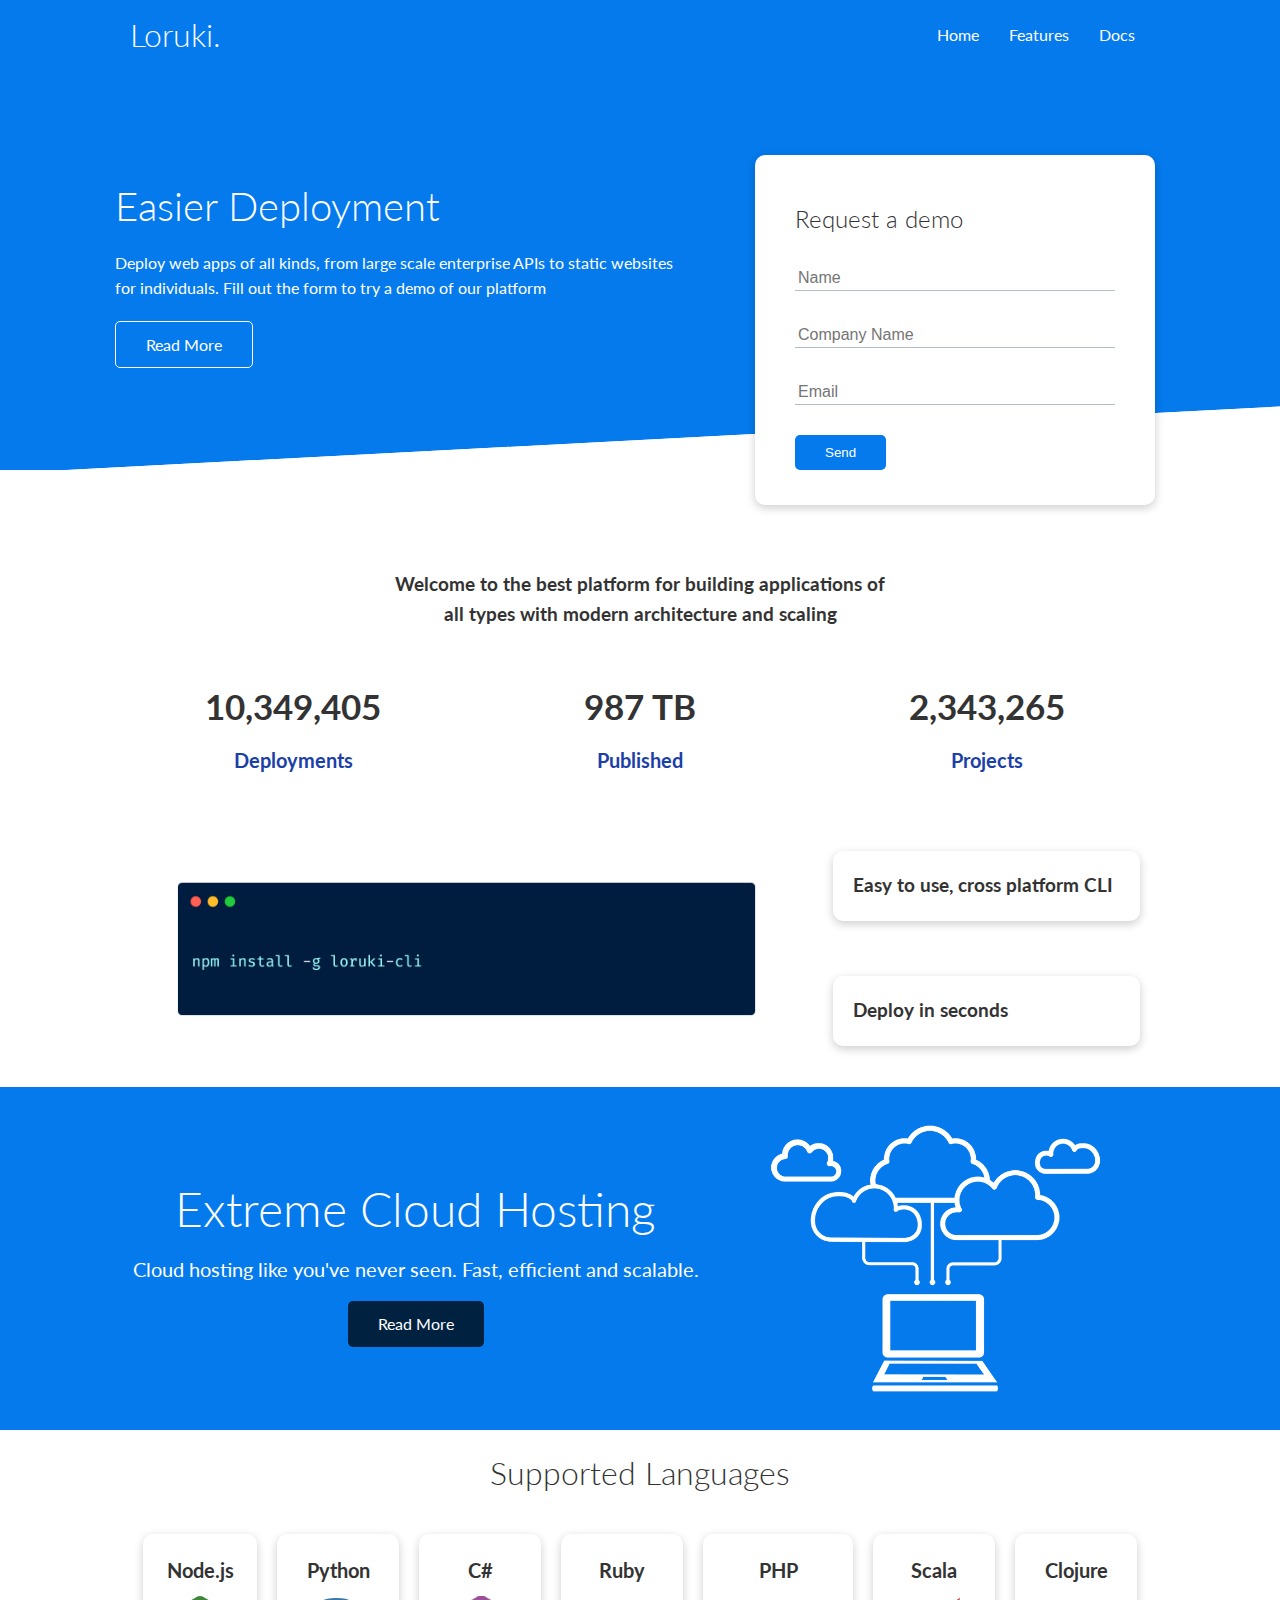
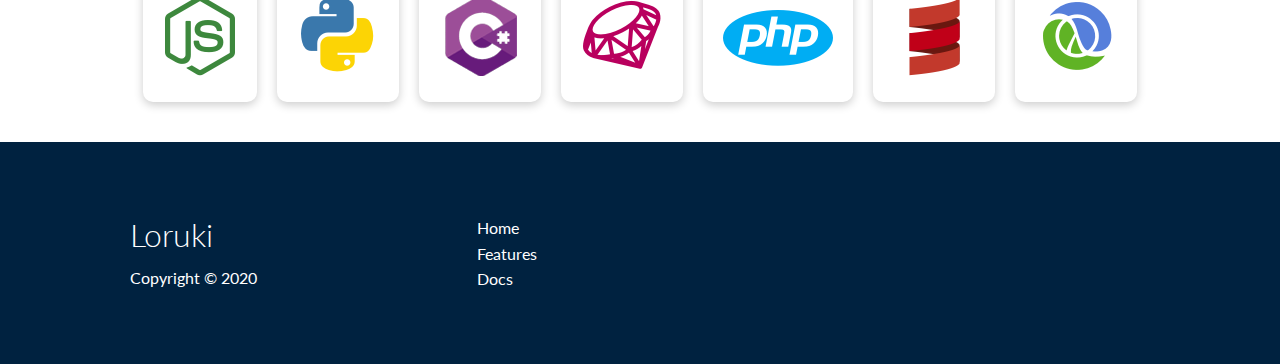
<file: index.html>
<!DOCTYPE html>
<html lang="en">

<head>
   <meta charset="UTF-8">
   <meta http-equiv="X-UA-Compatible" content="IE=edge">
   <meta name="viewport" content="width=device-width, initial-scale=1.0">
   <link rel="stylesheet" href="https://cdnjs.cloudflare.com/ajax/libs/font-awesome/5.15.2/css/all.min.css"
      integrity="sha512-HK5fgLBL+xu6dm/Ii3z4xhlSUyZgTT9tuc/hSrtw6uzJOvgRr2a9jyxxT1ely+B+xFAmJKVSTbpM/CuL7qxO8w=="
      crossorigin="anonymous" />
   <link rel="stylesheet" href="css/utilities.css">
   <link rel="stylesheet" href="css/style.css">
   <title>Loruki | Cloud Hosting For Everyone</title>
</head>

<body>
   <div class="navbar">
      <div class="container flex">
         <h1>Loruki.</h1>
         <nav>
            <ul>
               <li><a href="index.html">Home</a></li>
               <li><a href="features.html">Features</a></li>
               <li><a href="docs.html">Docs</a></li>
            </ul>
         </nav>
      </div>
   </div>

   <section class="showcase">
      <div class="container grid">
         <div class="showcase-text">
            <h1>Easier Deployment</h1>
            <p>Deploy web apps of all kinds, from large scale enterprise APIs to static websites for individuals. Fill
               out the form to try a demo of our platform</p>
            <a href="features.html" class="btn btn-outline">Read More</a>
         </div>
         <div class="showcase-form card">
            <h2>Request a demo</h2>
            <form>
               <div class="form-control">
                  <input type="text" name="name" placeholder="Name" required>
               </div>
               <div class="form-control">
                  <input type="text" name="company" placeholder="Company Name" required>
               </div>
               <div class="form-control">
                  <input type="email" name="email" placeholder="Email" required>
               </div>
               <input type="button" value="Send" class="btn btn-primary">
            </form>
         </div>
      </div>
   </section>

   <section class="stats">
      <div class="container">
         <h3 class="stats-heading text-center my-1">
            Welcome to the best platform for building applications of all types with modern architecture and scaling
         </h3>
         <div class="grid grid-3 text-center my-4">
            <div>
               <i class="fas fa-server fa-3x"></i>
               <h3>10,349,405</h3>
               <p class="text-secondary">Deployments</p>
            </div>
            <div>
               <i class="fas fa-upload fa-3x"></i>
               <h3>987 TB</h3>
               <p class="text-secondary">Published</p>
            </div>
            <div>
               <i class="fas fa-project-diagram fa-3x"></i>
               <h3>2,343,265</h3>
               <p class="text-secondary">Projects</p>
            </div>
         </div>
      </div>
   </section>

   <section class="cli">
      <div class="container grid">
         <img src="images/cli.png" alt="">
         <div class="card">
            <h3>Easy to use, cross platform CLI</h3>
         </div>
         <div class="card">
            <h3>Deploy in seconds</h3>
         </div>
      </div>
   </section>

   <section class="cloud bg-primary my-2 py-2">
      <div class="container grid">
         <div class="text-center">
            <h2 class="lg">Extreme Cloud Hosting</h2>
            <p class="lead my-1">Cloud hosting like you've never seen. Fast, efficient and scalable.</p>
            <a href="features.html" class="btn btn-dark">Read More</a>
         </div>
         <img src="images/cloud.png" alt="">
      </div>
   </section>

   <section class="languages">
      <h2 class="md text-center my-2">
         Supported Languages
      </h2>
      <div class="container flex">
         <div class="card">
            <h4>Node.js</h4>
            <img src="images/logos/node.png" alt="">
         </div>
         <div class="card">
            <h4>Python</h4>
            <img src="images/logos/python.png" alt="">
         </div>
         <div class="card">
            <h4>C#</h4>
            <img src="images/logos/csharp.png" alt="">
         </div>
         <div class="card">
            <h4>Ruby</h4>
            <img src="images/logos/ruby.png" alt="">
         </div>
         <div class="card">
            <h4>PHP</h4>
            <img src="images/logos/php.png" alt="">
         </div>
         <div class="card">
            <h4>Scala</h4>
            <img src="images/logos/scala.png" alt="">
         </div>
         <div class="card">
            <h4>Clojure</h4>
            <img src="images/logos/clojure.png" alt="">
         </div>
      </div>
   </section>

   <footer class="footer bg-dark py-5">
      <div class="container grid grid-3">
         <div>
            <h1>Loruki</h1>
            <p>Copyright &copy; 2020</p>
         </div>
         <nav>
            <ul>
               <li><a href="index.html">Home</a></li>
               <li><a href="features.html">Features</a></li>
               <li><a href="docs.html">Docs</a></li>
            </ul>
         </nav>
         <div class="social">
            <a href="#" class="i fab fa-github fa-2x"></a>
            <a href="#" class="i fab fa-twitter fa-2x"></a>
            <a href="#" class="i fab fa-facebook fa-2x"></a>
            <a href="#" class="i fab fa-instagram fa-2x"></a>
         </div>
      </div>
   </footer>
</body>

</html>
</file>
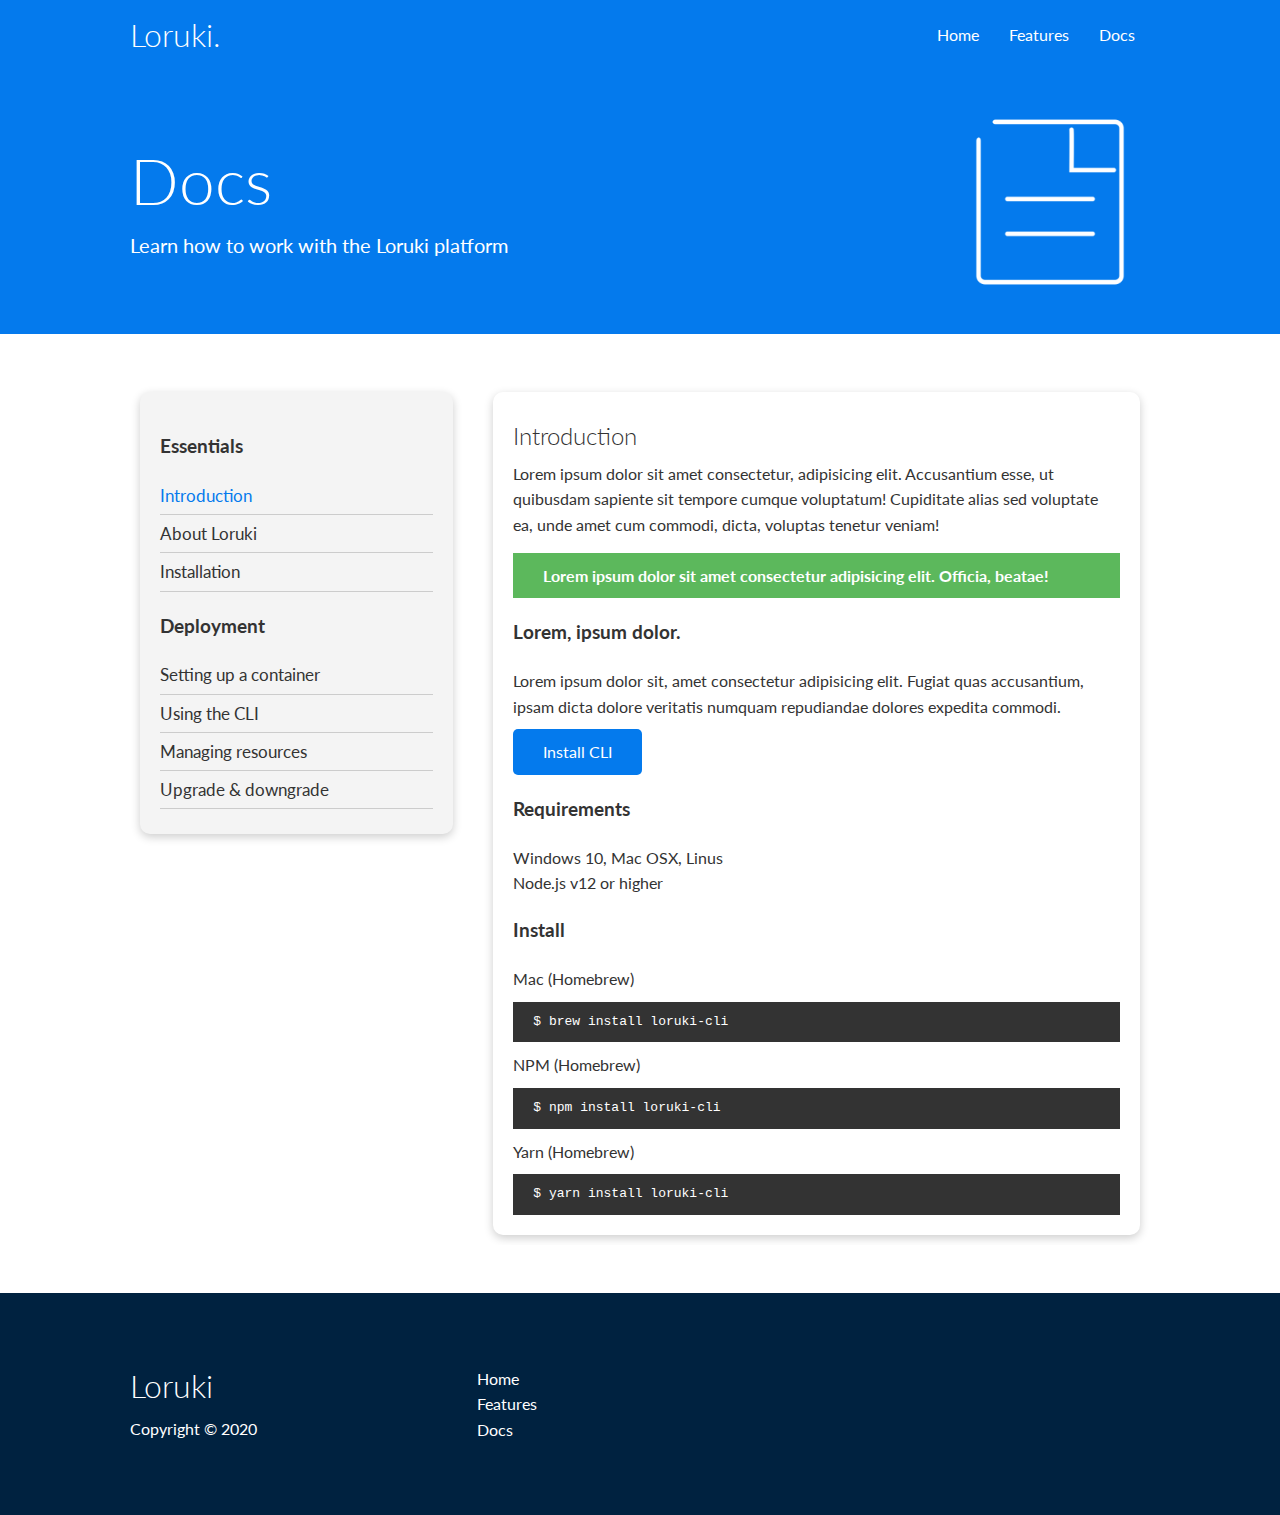
<file: docs.html>
<!DOCTYPE html>
<html lang="en">

<head>
   <meta charset="UTF-8">
   <meta http-equiv="X-UA-Compatible" content="IE=edge">
   <meta name="viewport" content="width=device-width, initial-scale=1.0">
   <link rel="stylesheet" href="https://cdnjs.cloudflare.com/ajax/libs/font-awesome/5.15.2/css/all.min.css"
      integrity="sha512-HK5fgLBL+xu6dm/Ii3z4xhlSUyZgTT9tuc/hSrtw6uzJOvgRr2a9jyxxT1ely+B+xFAmJKVSTbpM/CuL7qxO8w=="
      crossorigin="anonymous" />
   <link rel="stylesheet" href="css/utilities.css">
   <link rel="stylesheet" href="css/style.css">
   <title>Loruki | Cloud Hosting For Everyone</title>
</head>

<body>
   <div class="navbar">
      <div class="container flex">
         <h1>Loruki.</h1>
         <nav>
            <ul>
               <li><a href="index.html">Home</a></li>
               <li><a href="features.html">Features</a></li>
               <li><a href="docs.html">Docs</a></li>
            </ul>
         </nav>
      </div>
   </div>

   <section class="docs-head bg-primary py-3">
      <div class="container grid">
         <div>
            <h1 class="xl">Docs</h1>
            <p class="lead">
               Learn how to work with the Loruki platform
            </p>
         </div>
         <img src="images/docs.png" alt="">
      </div>
   </section>
   <section class="docs-main my-4">
      <div class="container grid">
         <div class="card bg-light p3">
            <h3 class="my-2">Essentials</h3>
            <nav>
               <ul>
                  <li><a class="text-primary" href="#">Introduction</a></li>
                  <li><a href="#">About Loruki</a></li>
                  <li><a href="#">Installation</a></li>
               </ul>
            </nav>
            <h3 class="my-2">Deployment</h3>
            <nav>
               <ul>
                  <li><a href="#">Setting up a container</a></li>
                  <li><a href="#">Using the CLI</a></li>
                  <li><a href="#">Managing resources</a></li>
                  <li><a href="#">Upgrade & downgrade</a></li>
               </ul>
            </nav>
         </div>
         <div class="card">
            <h2>Introduction</h2>
            <p>Lorem ipsum dolor sit amet consectetur, adipisicing elit. Accusantium esse, ut quibusdam sapiente sit
               tempore cumque voluptatum! Cupiditate alias sed voluptate ea, unde amet cum commodi, dicta, voluptas
               tenetur veniam!</p>
            <div class="alert alert-success">
               <i class="fas fa-info"></i>
               Lorem ipsum dolor sit amet consectetur adipisicing elit. Officia, beatae!
            </div>
            <h3>Lorem, ipsum dolor.</h3>
            <p>Lorem ipsum dolor sit, amet consectetur adipisicing elit. Fugiat quas accusantium, ipsam dicta dolore
               veritatis numquam repudiandae dolores expedita commodi.</p>
            <a href="#" class="btn btn-primary">Install CLI</a>
            <h3>Requirements</h3>
            <ul>
               <li>Windows 10, Mac OSX, Linus</li>
               <li>Node.js v12 or higher</li>
               <h3>Install</h3>
               <p>Mac (Homebrew)</p>
               <pre><code>$ brew install loruki-cli</code></pre>
               <p>NPM (Homebrew)</p>
               <pre><code>$ npm install loruki-cli</code></pre>
               <p>Yarn (Homebrew)</p>
               <pre><code>$ yarn install loruki-cli</code></pre>
            </ul>
         </div>
      </div>
   </section>
   <footer class="footer bg-dark py-5">
      <div class="container grid grid-3">
         <div>
            <h1>Loruki</h1>
            <p>Copyright &copy; 2020</p>
         </div>
         <nav>
            <ul>
               <li><a href="index.html">Home</a></li>
               <li><a href="features.html">Features</a></li>
               <li><a href="docs.html">Docs</a></li>
            </ul>
         </nav>
         <div class="social">
            <a href="#" class="i fab fa-github fa-2x"></a>
            <a href="#" class="i fab fa-twitter fa-2x"></a>
            <a href="#" class="i fab fa-facebook fa-2x"></a>
            <a href="#" class="i fab fa-instagram fa-2x"></a>
         </div>
      </div>
   </footer>
</body>

</html>
</file>
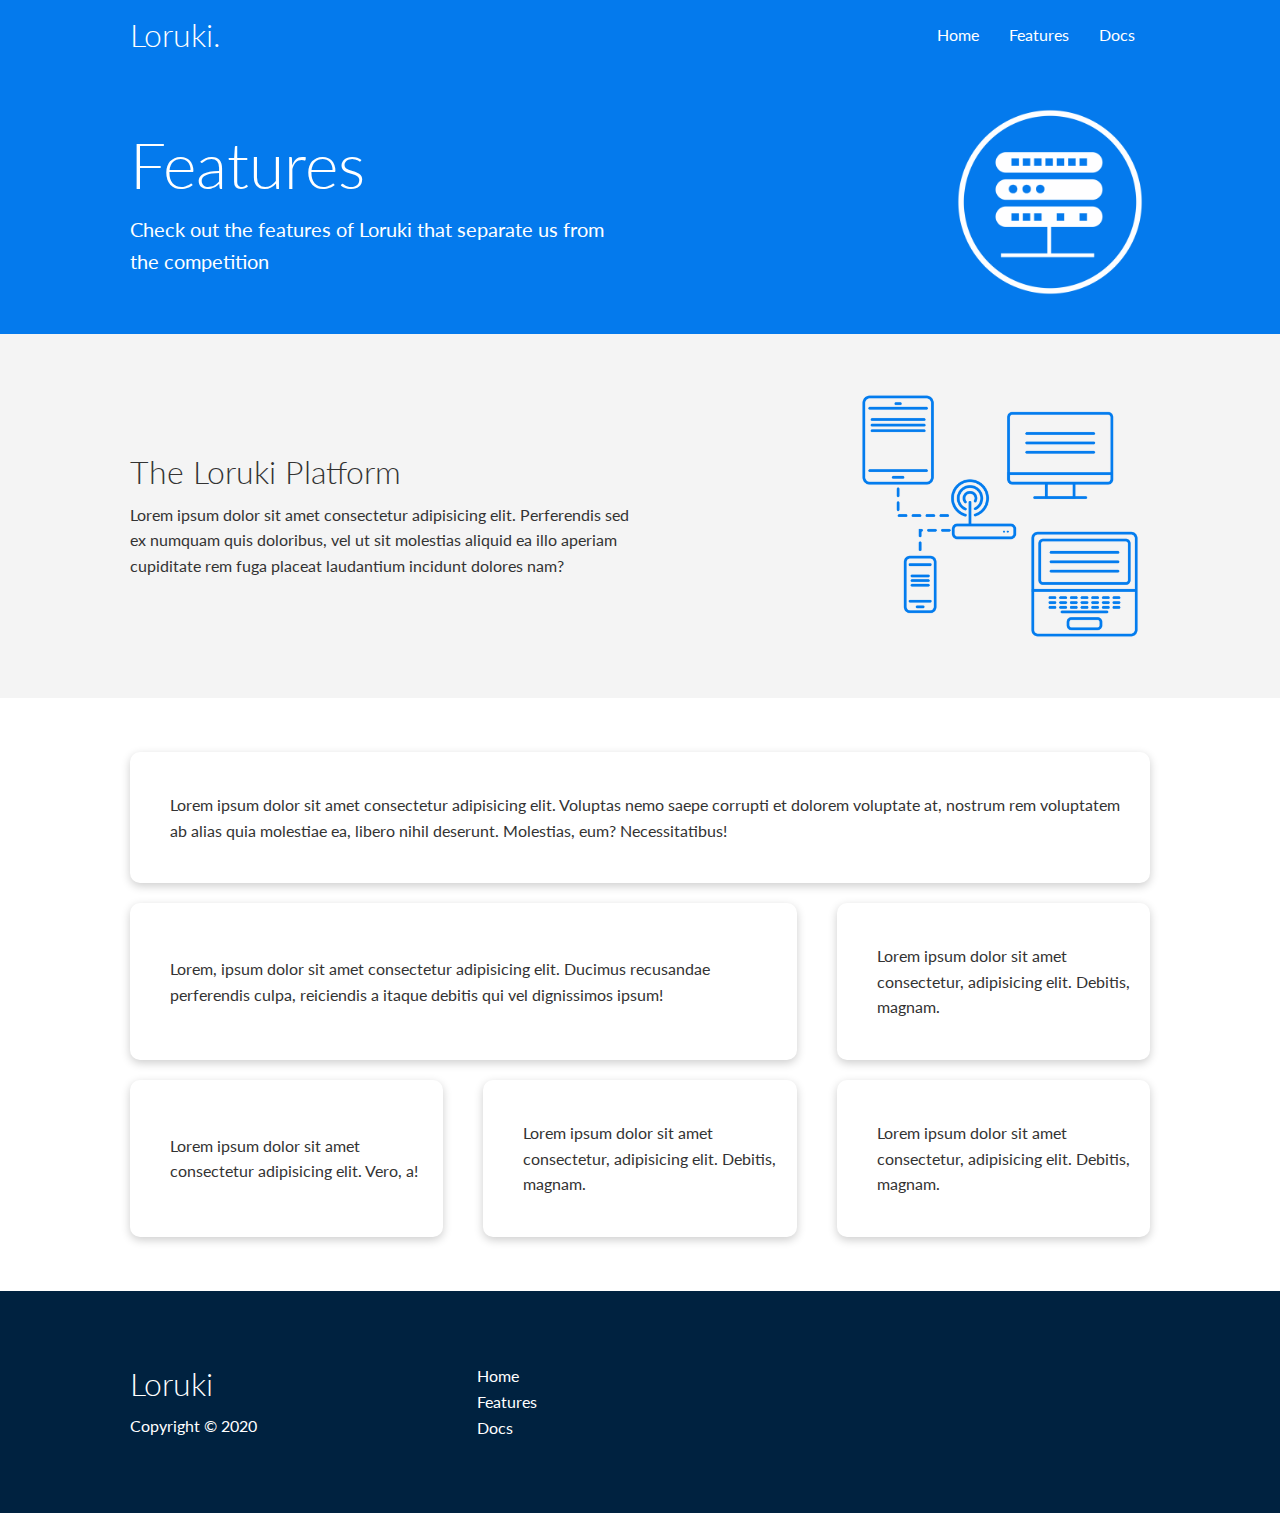
<file: features.html>
<!DOCTYPE html>
<html lang="en">

<head>
   <meta charset="UTF-8">
   <meta http-equiv="X-UA-Compatible" content="IE=edge">
   <meta name="viewport" content="width=device-width, initial-scale=1.0">
   <link rel="stylesheet" href="https://cdnjs.cloudflare.com/ajax/libs/font-awesome/5.15.2/css/all.min.css"
      integrity="sha512-HK5fgLBL+xu6dm/Ii3z4xhlSUyZgTT9tuc/hSrtw6uzJOvgRr2a9jyxxT1ely+B+xFAmJKVSTbpM/CuL7qxO8w=="
      crossorigin="anonymous" />
   <link rel="stylesheet" href="css/utilities.css">
   <link rel="stylesheet" href="css/style.css">
   <title>Loruki | Cloud Hosting For Everyone</title>
</head>

<body>
   <div class="navbar">
      <div class="container flex">
         <h1>Loruki.</h1>
         <nav>
            <ul>
               <li><a href="index.html">Home</a></li>
               <li><a href="features.html">Features</a></li>
               <li><a href="docs.html">Docs</a></li>
            </ul>
         </nav>
      </div>
   </div>

   <section class="features-head bg-primary py-3">
      <div class="container grid">
         <div>
            <h1 class="xl">Features</h1>
            <p class="lead">
               Check out the features of Loruki that separate us from the competition
            </p>
         </div>
         <img src="images/server.png" alt="">
      </div>
   </section>

   <section class="features-sub-head bg-light py-3">
      <div class="container grid">
         <div>
            <h1 class="md">The Loruki Platform</h1>
            <p>
               Lorem ipsum dolor sit amet consectetur adipisicing elit. Perferendis sed ex numquam quis doloribus, vel
               ut sit molestias aliquid ea illo aperiam cupiditate rem fuga placeat laudantium incidunt dolores nam?
            </p>
         </div>
         <img src="images/server2.png" alt="">
      </div>
   </section>

   <section class="features-main my-2">
      <div class="container grid grid-3">
         <div class="card flex">
            <i class="fas fa-server fa-3x"></i>
            <p>Lorem ipsum dolor sit amet consectetur adipisicing elit. Voluptas nemo saepe corrupti et dolorem
               voluptate at,
               nostrum rem voluptatem ab alias quia molestiae ea, libero nihil deserunt. Molestias, eum? Necessitatibus!
            </p>
         </div>
         <div class="card flex">
            <i class="fas fa-network-wired fa-3x"></i>
            <p>
               Lorem, ipsum dolor sit amet consectetur adipisicing elit. Ducimus
               recusandae perferendis culpa, reiciendis a itaque debitis qui vel
               dignissimos ipsum!
            </p>
         </div>
         <div class="card flex">
            <i class="fas fa-laptop-code fa-3x"></i>
            <p>
               Lorem ipsum dolor sit amet consectetur, adipisicing elit. Debitis,
               magnam.
            </p>
         </div>
         <div class="card flex">
            <i class="fas fa-database fa-3x"></i>
            <p>
               Lorem ipsum dolor sit amet consectetur adipisicing elit. Vero, a!
            </p>
         </div>
         <div class="card flex">
            <i class="fas fa-power-off fa-3x"></i>
            <p>
               Lorem ipsum dolor sit amet consectetur, adipisicing elit. Debitis,
               magnam.
            </p>
         </div>
         <div class="card flex">
            <i class="fas fa-upload fa-3x"></i>
            <p>
               Lorem ipsum dolor sit amet consectetur, adipisicing elit. Debitis,
               magnam.
            </p>
         </div>
      </div>
   </section>

   <footer class="footer bg-dark py-5">
      <div class="container grid grid-3">
         <div>
            <h1>Loruki</h1>
            <p>Copyright &copy; 2020</p>
         </div>
         <nav>
            <ul>
               <li><a href="index.html">Home</a></li>
               <li><a href="features.html">Features</a></li>
               <li><a href="docs.html">Docs</a></li>
            </ul>
         </nav>
         <div class="social">
            <a href="#" class="i fab fa-github fa-2x"></a>
            <a href="#" class="i fab fa-twitter fa-2x"></a>
            <a href="#" class="i fab fa-facebook fa-2x"></a>
            <a href="#" class="i fab fa-instagram fa-2x"></a>
         </div>
      </div>
   </footer>
</body>

</html>
</file>
<file: css/utilities.css>
.container {
   max-width: 1100px;
   margin: 0 auto;
   overflow: auto;
   padding: 0 40px;
}

.card {
   background-color: #fff;
   color: #333;
   border-radius: 10px;
   box-shadow: 0 3px 10px rgba(0,0,0,.2);
   padding: 20px;
   margin: 10px;
}

.btn {
   display: inline-block;
   padding: 10px 30px;
   cursor: pointer;
   background: var(--primary-color);
   color: #fff;
   border: none;
   border-radius: 5px;
}

.btn-outline {
   background-color: transparent;
   border: 1px #fff solid;
}

.btn:hover {
   transform: scale(.98);
}

/* Backgrounds & colored buttons */
.bg-primary,
.btn-primary {
   background-color: var(--primary-color);
   color: #fff;
}

.bg-secondary,
.btn-secondary {
   background-color: var(--secondary-color);
   color: #fff;
}

.bg-dark,
.btn-dark {
   background-color: var(--dark-color);
   color: #fff;
}

.bg-light,
.btn-light {
   background-color: var(--light-color);
   color: #333;
}

.bg-primary a,
.btn-primary a,
.bg-secondary a,
.btn-secondary a,
.bg-dark a,
.btn-dark a {
   color: #fff;
}

/* Text colors */
.text-primary {
   color: var(--primary-color);
}

.text-secondary {
   color: var(--secondary-color);
}

.text-dark {
   color: var(--dark-color);;
}

.text-light {
   color: var(--light-color);
}

/* Text sizes */
.lead {
   font-size: 20px;
}

.sm {
   font-size: 1rem;
}

.md {
   font-size: 2rem;
}

.lg {
   font-size: 3rem;
}

.xl {
   font-size: 4rem;
}

.text-center {
   text-align: center;
}

/* Alert */
.alert {
   background-color: var(--light-color);
   padding: 10px 20px;
   font-weight: bold;
   margin: 15px 0;
}

.alert i {
   margin-right: 10px;
}

.alert-success {
   background-color: var(--success-color);
   color: #fff;
}

.alert-error {
   background-color: var(--error-color);
   color: #fff;
}

.flex {
   display: flex;
   justify-content: center;
   align-items: center;
   height: 100%;
}

.grid {
   display: grid;
   grid-template-columns:  repeat(2, 1fr);
   gap: 20px;
   justify-content: center;
   align-items: center;
   height: 100%;
}

.grid-3 {
   grid-template-columns: repeat(3, 1fr);
}

.my-1 {
   margin: 1rem 0;
}

.my-2 {
   margin: 1.5rem 0;
}

.my-3 {
   margin: 2rem 0;
}

.my-4 {
   margin: 3rem 0;
}

.my-5 {
   margin: 4rem 0;
}

.m-1 {
   margin: 1rem;
}

.m-2 {
   margin: 1.5rem;
}

.m-3 {
   margin: 2rem;
}

.m-4 {
   margin: 3rem;
}

.m-5 {
   margin: 4rem;
}

.py-1 {
   padding: 1rem 0;
}

.py-2 {
   padding: 1.5rem 0;
}

.py-3 {
   padding: 2rem 0;
}

.py-4 {
   padding: 3rem 0;
}

.py-5 {
   padding: 4rem 0;
}

.p-1 {
   padding: 1rem;
}

.p-2 {
   padding: 1.5rem;
}

.p-3 {
   padding: 2rem;
}

.p-4 {
   padding: 3rem;
}

.p-5 {
   padding: 4rem;
}
</file>
<file: css/style.css>
@import url('https://fonts.googleapis.com/css2?family=Lato:wght@300&display=swap');

:root {
   --primary-color: #047aed;
   --secondary-color: #1c3fa8;
   --dark-color: #002240;
   --light-color: #f4f4f4;
   --success-color: #5cb85c;
   --error-color: #d9534f;
}

* {
   margin: 0;
   padding: 0;
   box-sizing: border-box;
}

body {
   font-family: 'Lato', sans-serif;
   color: #333;
   line-height: 1.6;
}

ul {
   list-style-type: none;
}

a {
   text-decoration: none;
   color: #333;
}

h1, h2 {
   font-weight: 300;
   line-height: 1.2;
   margin: 10px 0;
}

p {
   margin: 10px 0;
}

img {
   width: 100%;
}

code, pre {
   background: #333;
   color: #fff;
   padding: 10px;
}

.navbar {
   background-color: var(--primary-color);
   color: #fff;
   height: 70px;
}

.navbar ul {
   display: flex;
}

.navbar a {
   color: #fff;
   padding: 10px;
   margin: 0 5px;
}

.navbar a:hover {
   border-bottom: 2px #fff solid;
}

.navbar .flex {
   justify-content: space-between;
}

.showcase {
   height: 400px;
   background-color: var(--primary-color);
   color: #fff;
   position: relative;
}

.showcase h1 {
   font-size: 40px;
}

.showcase p {
   margin: 20px 0;
}

.showcase .grid {
   grid-template-columns: 55% 45%;
   gap: 30px;
   overflow: visible;
}

.showcase-text {
   animation: slideInFromLeft 1s ease-in;
}

.showcase-form {
   position: relative;
   justify-self: flex-end;
   top: 60px;
   height: 350px;
   width: 400px;
   padding: 40px;
   z-index: 100;
   animation: slideInFromRight 1s ease-in;
}

.showcase-form .form-control {
   margin: 30px 0;
}

.showcase-form input[type="text"],
.showcase-form input[type="email"] {
   border: 0;
   border-bottom: 1px solid #b4becb;
   width: 100%;
   padding: 3px;
   font-size: 16px;
}

.showcase-form input:focus {
   outline: none;
}

.showcase::before,
.showcase::after {
   content: "";
   position: absolute;
   height: 100px;
   bottom: -70px;
   right: 0;
   left: 0;
   background: #fff;
   transform: skewY(-3deg);
   -webkit-transform: skewY(-3deg);
   -moz-transform: skewY(-3deg);
   -ms-transform: skewY(-3deg);
}

/* Stats */
.stats {
   padding-top: 100px;
   animation: slideInFromBottom 1s ease-in;
}

.stats-heading {
   max-width: 500px;
   margin: auto;
}

.stats .grid h3 {
   font-size: 35px;
}

.stats .grid p {
   font-size: 20px;
   font-weight: bold;
}

/* Cli */
.cli .grid {
   grid-template-columns: repeat(3, 1fr);
   grid-template-rows: repeat(2, 1fr);
}

.cli .grid > *:first-child {
   grid-column: 1 / span 2;
   grid-row: 1 / span 2;
}

.cloud .grid {
   grid-template-columns: 4fr 3fr;
}

/* Languages */
.languages .flex {
   flex-wrap: wrap;
}

.languages .card {
   text-align: center;
   margin: 18px 10px 40px;
   transition: transform 0.2s ease-in;
}

.languages .card:hover {
   transform: translateY(-15px);
}

.languages .card h4 {
   font-size: 20px;
   margin-bottom: 10px;
}

/* Features */
.features-head img,
.docs-head img {
   width: 200px;
   justify-self: flex-end;
}

.features-sub-head img {
   width: 300px;
   justify-self: flex-end;
}

.features-main .card > i {
   margin-right: 20px;
}

.features-main .grid {
   padding: 30px;
}

.features-main .grid > *:first-child {
   grid-column: 1 / -1;
}

.features-main .grid > *:nth-child(2) {
   grid-column: 1 / span 2;
}

/* Features */
.docs-main h3 {
   margin: 20px 0;
}

.docs-main .grid {
   grid-template-columns: 1fr 2fr;
   align-items: flex-start;
}

.docs-main nav li {
   font-size: 17px;
   padding-bottom: 5px;
   margin-bottom: 5px;
   border-bottom: 1px #ccc solid;
}

.docs-main a:hover {
   font-weight: bold;
}

/* Footer */
.footer .social a {
   margin: 0 10px;
}

/* Animations */
@keyframes slideInFromLeft {
   0% {
      transform: translateX(-100%)
   }

   100% {
      transform: translateX(0);
   }
}

@keyframes slideInFromRight {
   0% {
      transform: translateX(100%)
   }

   100% {
      transform: translateX(0);
   }
}

@keyframes slideInFromTop {
   0% {
      transform: translateY(-100%)
   }

   100% {
      transform: translateY(0);
   }
}

@keyframes slideInFromBottom {
   0% {
      transform: translateY(100%)
   }

   100% {
      transform: translateY(0);
   }
}

/* Tablets and under */
@media(max-width: 768px) {
   .grid,
   .showcase .grid,
   .stats .grid,
   .cli .grid,
   .cloud .grid,
   .features-main .grid,
   .docs-main .grid {
      grid-template-columns: 1fr;
      grid-template-rows: 1fr;
   }

   .showcase {
      height: auto;
   }

   .showcase-text {
      text-align: center;
      margin-top: 40px;
      animation: slideInFromTop 1s ease-in;
   }

   .showcase-form {
      justify-self: center;
      margin: auto;
      animation: slideInFromBottom 1s ease-in;
   }

   .features-head,
   .features-subhead,
   .docs-head {
      text-align: center;
   }

   .features-head img,
   .features-subhead img,
   .docs-head img {
      justify-self: center;
   }

   .features-main .grid > *:first-child,
   .features-main .grid >*:nth-child(2) {
      grid-column: 1;
   }
}

/* Mobile */
@media(max-width: 500px) {
   .navbar {
      height: 110px;
   }

   .navbar .flex {
      flex-direction: column;
   }

   .navbar ul {
      padding: 10px;
      background-color: rgba(0,0,0,0.1);
   }
}
</file>
